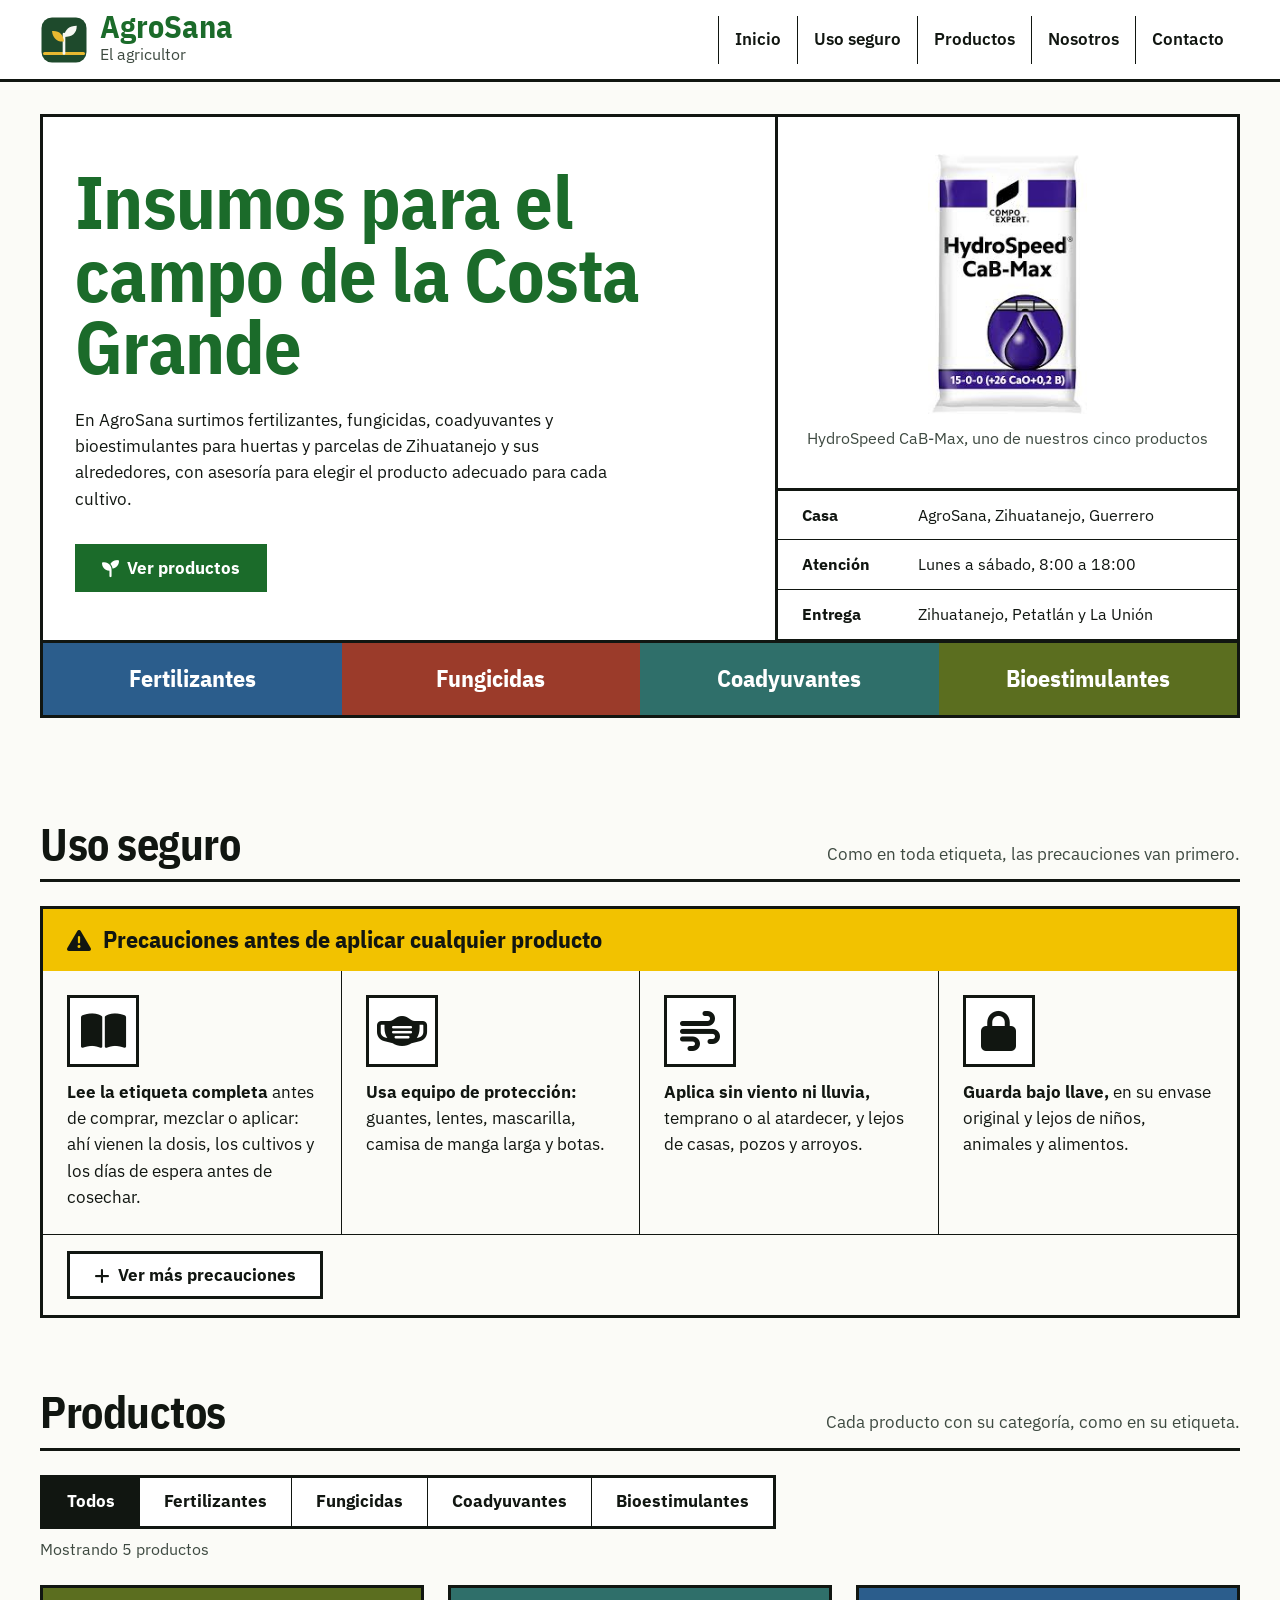
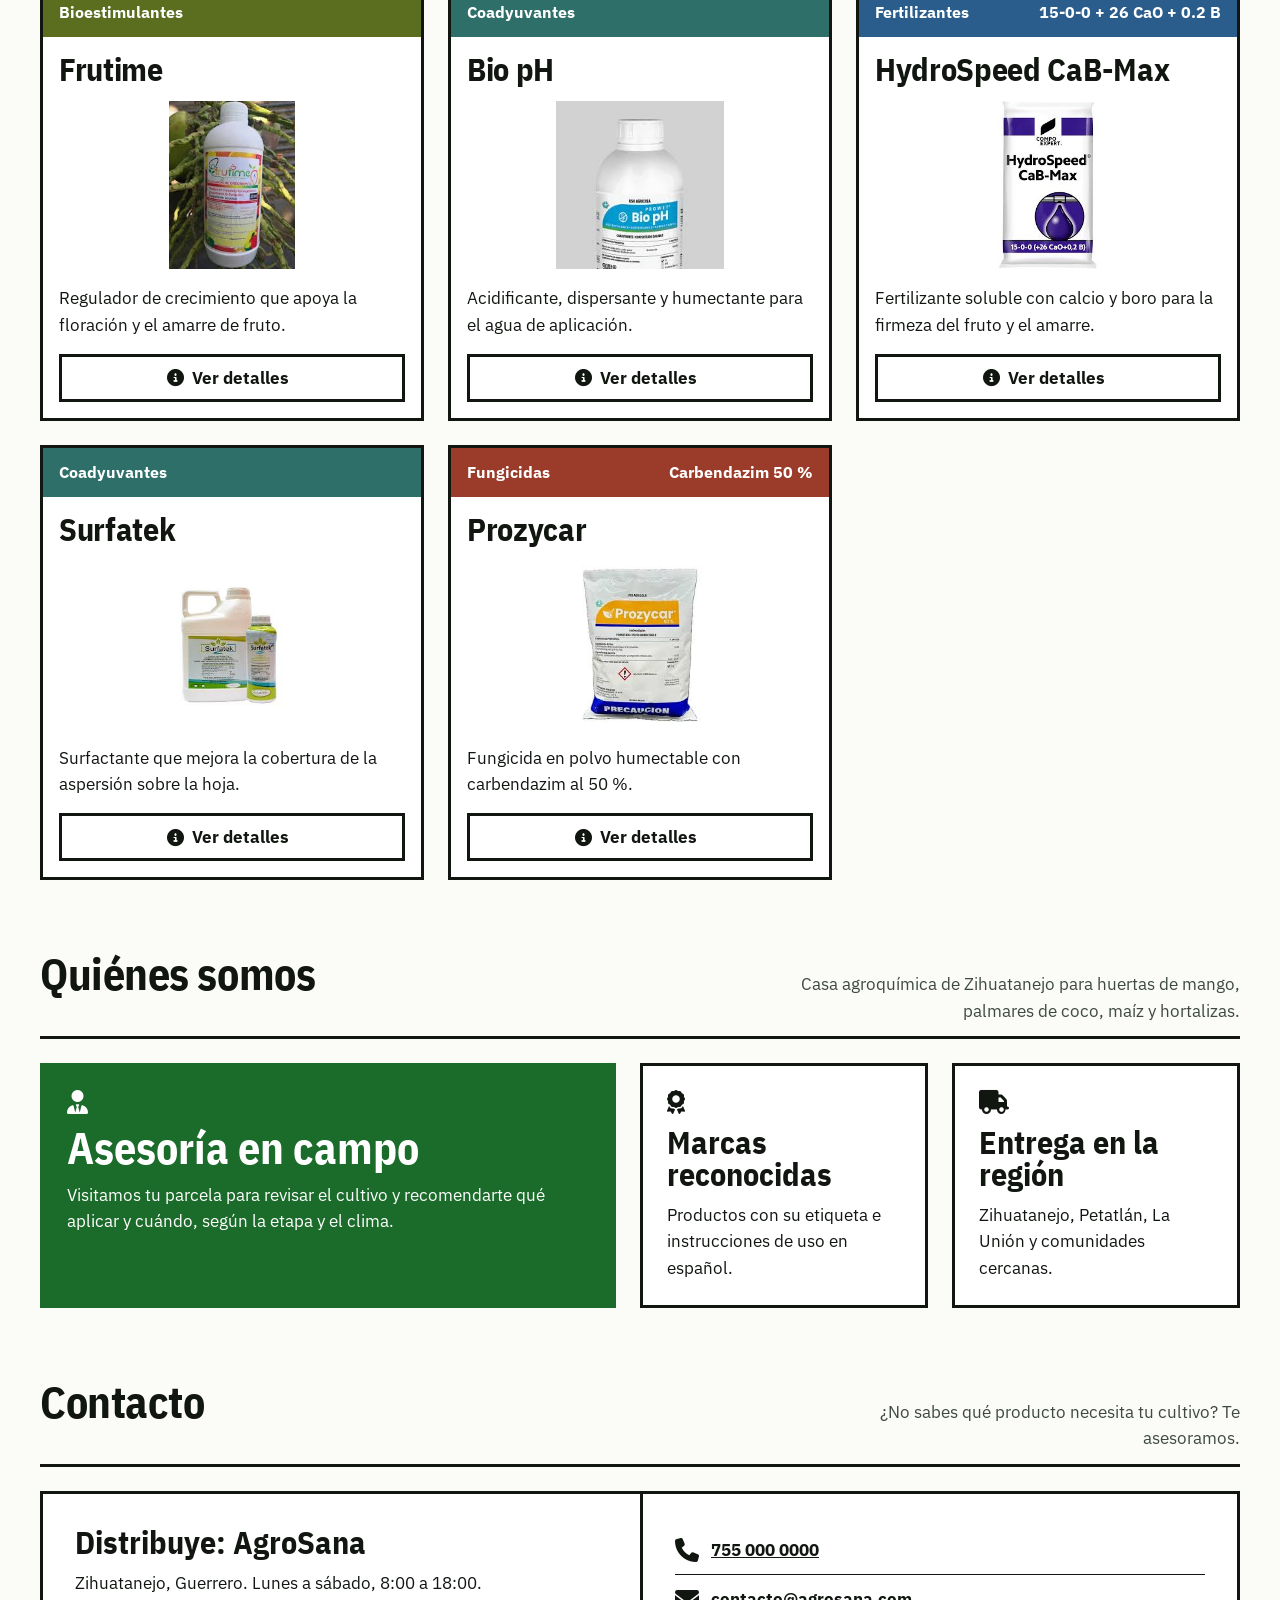
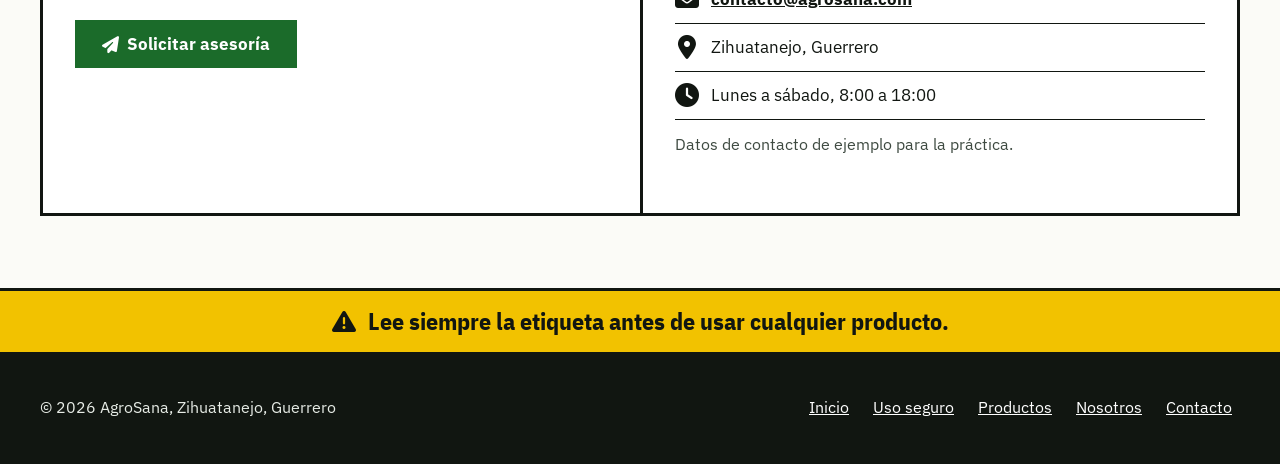
<file: index.html>
<!DOCTYPE html>
<html lang="es">
<head>
    <meta charset="UTF-8">
    <meta name="viewport" content="width=device-width, initial-scale=1.0">
    <title>AgroSana · Insumos para el campo de la Costa Grande</title>
    <meta name="description" content="AgroSana, Zihuatanejo: fertilizantes, fungicidas, coadyuvantes y bioestimulantes con asesoría para el campo de la Costa Grande de Guerrero.">
    <meta name="theme-color" content="#1B6B2A">
    <link rel="icon" href="img/logo.svg" type="image/svg+xml">
    <link rel="manifest" href="manifest.json">
    <link rel="stylesheet" href="https://cdnjs.cloudflare.com/ajax/libs/font-awesome/6.7.2/css/all.min.css" integrity="sha512-Evv84Mr4kqVGRNSgIGL/F/aIDqQb7xQ2vcrdIwxfjThSH8CSR7PBEakCr51Ck+w+/U6swU2Im1vVX0SVk9ABhg==" crossorigin="anonymous" referrerpolicy="no-referrer">
    <link rel="preload" href="fonts/ibm-plex-sans-latin-400-normal.woff2" as="font" type="font/woff2" crossorigin>
    <link rel="preload" href="fonts/ibm-plex-sans-condensed-latin-700-normal.woff2" as="font" type="font/woff2" crossorigin>
    <link rel="stylesheet" href="css/estilos.css">
    <script src="js/app.js" defer></script>
</head>
<body>

    <a class="saltar" href="#principal">Saltar al contenido</a>

    <!-- ENCABEZADO -->
    <header class="encabezado">
        <a class="marca" href="#inicio">
            <img src="img/logo.svg" alt="AgroSana" width="48" height="48">
            <span class="marca-texto">
                <span class="marca-nombre">AgroSana</span>
                <span class="marca-lema">El agricultor</span>
            </span>
        </a>

        <button class="boton-menu" type="button" aria-label="Menú" aria-controls="menu" aria-expanded="false">
            <i class="fa-solid fa-bars" aria-hidden="true"></i>
        </button>

        <nav class="navegacion" aria-label="Principal">
            <ul id="menu" class="menu">
                <li><a href="#inicio">Inicio</a></li>
                <li><a href="#uso-seguro">Uso seguro</a></li>
                <li><a href="#productos">Productos</a></li>
                <li><a href="#nosotros">Nosotros</a></li>
                <li><a href="#contacto">Contacto</a></li>
                <li class="menu-item-instalar" hidden>
                    <button id="boton-instalar" class="boton boton-principal boton-instalar" type="button">
                        <i class="fa-solid fa-download" aria-hidden="true"></i>Instalar app
                    </button>
                </li>
            </ul>
        </nav>
    </header>

    <main id="principal">

        <!-- INICIO: panel de etiqueta (system.md → Panel de etiqueta) -->
        <section id="inicio" class="marco">
            <div class="etiqueta">
                <div class="etiqueta-texto">
                    <h1>Insumos para el campo de la Costa Grande</h1>
                    <p>En AgroSana surtimos fertilizantes, fungicidas, coadyuvantes y bioestimulantes para huertas y parcelas de Zihuatanejo y sus alrededores, con asesoría para elegir el producto adecuado para cada cultivo.</p>
                    <a class="boton boton-principal" href="#productos">
                        <i class="fa-solid fa-seedling" aria-hidden="true"></i>Ver productos
                    </a>
                </div>
                <div class="etiqueta-datos">
                    <figure>
                        <img src="img/hydrospeed-cab-max.jpg" alt="Saco de HydroSpeed CaB-Max, fertilizante soluble con calcio y boro" width="176" height="287">
                        <figcaption>HydroSpeed CaB-Max, uno de nuestros cinco productos</figcaption>
                    </figure>
                    <dl>
                        <dt>Casa</dt><dd>AgroSana, Zihuatanejo, Guerrero</dd>
                        <dt>Atención</dt><dd>Lunes a sábado, 8:00 a 18:00</dd>
                        <dt>Entrega</dt><dd>Zihuatanejo, Petatlán y La Unión</dd>
                    </dl>
                </div>
            </div>
            <nav class="franja" aria-label="Productos por categoría">
                <a href="#productos" data-categoria="fertilizantes">Fertilizantes</a>
                <a href="#productos" data-categoria="fungicidas">Fungicidas</a>
                <a href="#productos" data-categoria="coadyuvantes">Coadyuvantes</a>
                <a href="#productos" data-categoria="bioestimulantes">Bioestimulantes</a>
            </nav>
        </section>

        <!-- USO SEGURO: bloque de precauciones -->
        <section id="uso-seguro" class="seccion">
            <div class="cabeza">
                <h2>Uso seguro</h2>
                <p>Como en toda etiqueta, las precauciones van primero.</p>
            </div>
            <div class="precaucion">
                <p class="precaucion-barra"><i class="fa-solid fa-triangle-exclamation" aria-hidden="true"></i>Precauciones antes de aplicar cualquier producto</p>
                <ul class="pictos">
                    <li><span class="picto"><i class="fa-solid fa-book-open" aria-hidden="true"></i></span><p><strong>Lee la etiqueta completa</strong> antes de comprar, mezclar o aplicar: ahí vienen la dosis, los cultivos y los días de espera antes de cosechar.</p></li>
                    <li><span class="picto"><i class="fa-solid fa-mask-face" aria-hidden="true"></i></span><p><strong>Usa equipo de protección:</strong> guantes, lentes, mascarilla, camisa de manga larga y botas.</p></li>
                    <li><span class="picto"><i class="fa-solid fa-wind" aria-hidden="true"></i></span><p><strong>Aplica sin viento ni lluvia,</strong> temprano o al atardecer, y lejos de casas, pozos y arroyos.</p></li>
                    <li><span class="picto"><i class="fa-solid fa-lock" aria-hidden="true"></i></span><p><strong>Guarda bajo llave,</strong> en su envase original y lejos de niños, animales y alimentos.</p></li>
                </ul>
                <ul id="mas-recomendaciones" class="pictos" hidden>
                    <li><span class="picto"><i class="fa-solid fa-recycle" aria-hidden="true"></i></span><p><strong>Haz el triple lavado</strong> de los envases vacíos, perfóralos y llévalos a un centro de acopio.</p></li>
                    <li><span class="picto"><i class="fa-solid fa-soap" aria-hidden="true"></i></span><p><strong>Lávate al terminar</strong> y lava la ropa de trabajo aparte. No comas, bebas ni fumes mientras aplicas.</p></li>
                    <li><span class="picto"><i class="fa-solid fa-kit-medical" aria-hidden="true"></i></span><p><strong>Si alguien se intoxica,</strong> busca atención médica de inmediato y lleva la etiqueta del producto.</p></li>
                </ul>
                <div class="precaucion-pie">
                    <button id="ver-mas" class="boton boton-secundario" type="button" aria-expanded="false" aria-controls="mas-recomendaciones">
                        <i class="fa-solid fa-plus" aria-hidden="true"></i><span class="ver-mas-texto">Ver más precauciones</span>
                    </button>
                </div>
            </div>
        </section>

        <!-- PRODUCTOS: filtro y fichas -->
        <section id="productos" class="seccion">
            <div class="cabeza">
                <h2>Productos</h2>
                <p>Cada producto con su categoría, como en su etiqueta.</p>
            </div>

            <div class="filtros" role="group" aria-label="Filtrar por categoría">
                <button class="filtro" type="button" data-categoria="todos" aria-pressed="true">Todos</button>
                <button class="filtro" type="button" data-categoria="fertilizantes" aria-pressed="false">Fertilizantes</button>
                <button class="filtro" type="button" data-categoria="fungicidas" aria-pressed="false">Fungicidas</button>
                <button class="filtro" type="button" data-categoria="coadyuvantes" aria-pressed="false">Coadyuvantes</button>
                <button class="filtro" type="button" data-categoria="bioestimulantes" aria-pressed="false">Bioestimulantes</button>
            </div>
            <p id="resultado-filtro" class="resultado-filtro" aria-live="polite">Mostrando 5 productos</p>

            <div class="rejilla rejilla-productos">
                    <article class="producto" data-categoria="bioestimulantes" data-uso="Bioestimulante que ayuda a la planta a florecer y a amarrar fruto en huertas y hortalizas. La etiqueta indica en qué cultivos se puede usar.">
                        <div class="producto-cabecera">
                            <span class="categoria">Bioestimulantes</span>
                        </div>
                        <h3>Frutime</h3>
                        <img src="img/frutime.jpg" alt="Envase de Frutime" width="194" height="259">
                        <p class="descripcion">Regulador de crecimiento que apoya la floración y el amarre de fruto.</p>
                        <button class="boton boton-secundario ver-detalles" type="button">
                            <i class="fa-solid fa-circle-info" aria-hidden="true"></i>Ver detalles<span class="visualmente-oculto"> de Frutime</span>
                        </button>
                    </article>

                    <article class="producto" data-categoria="coadyuvantes" data-uso="Coadyuvante que baja el pH del agua de la mezcla y ayuda a que el producto se disperse y moje mejor la hoja.">
                        <div class="producto-cabecera">
                            <span class="categoria">Coadyuvantes</span>
                        </div>
                        <h3>Bio pH</h3>
                        <img src="img/bio-ph.jpg" alt="Envase de Bio pH" width="225" height="225">
                        <p class="descripcion">Acidificante, dispersante y humectante para el agua de aplicación.</p>
                        <button class="boton boton-secundario ver-detalles" type="button">
                            <i class="fa-solid fa-circle-info" aria-hidden="true"></i>Ver detalles<span class="visualmente-oculto"> de Bio pH</span>
                        </button>
                    </article>

                    <article class="producto" data-categoria="fertilizantes" data-uso="Fertilizante hidrosoluble que aporta nitrógeno, calcio y boro para fortalecer tejidos, flores y frutos. Se aplica disuelto en el riego o en aspersión.">
                        <div class="producto-cabecera">
                            <span class="categoria">Fertilizantes</span>
                            <span class="composicion">15-0-0 + 26 CaO + 0.2 B</span>
                        </div>
                        <h3>HydroSpeed CaB-Max</h3>
                        <img src="img/hydrospeed-cab-max.jpg" alt="Saco de HydroSpeed CaB-Max" width="176" height="287">
                        <p class="descripcion">Fertilizante soluble con calcio y boro para la firmeza del fruto y el amarre.</p>
                        <button class="boton boton-secundario ver-detalles" type="button">
                            <i class="fa-solid fa-circle-info" aria-hidden="true"></i>Ver detalles<span class="visualmente-oculto"> de HydroSpeed CaB-Max</span>
                        </button>
                    </article>

                    <article class="producto" data-categoria="coadyuvantes" data-uso="Coadyuvante que reduce la tensión superficial del agua para que la aspersión cubra y se adhiera mejor a la hoja.">
                        <div class="producto-cabecera">
                            <span class="categoria">Coadyuvantes</span>
                        </div>
                        <h3>Surfatek</h3>
                        <img src="img/surfatek.jpg" alt="Garrafa y botella de Surfatek" width="194" height="260">
                        <p class="descripcion">Surfactante que mejora la cobertura de la aspersión sobre la hoja.</p>
                        <button class="boton boton-secundario ver-detalles" type="button">
                            <i class="fa-solid fa-circle-info" aria-hidden="true"></i>Ver detalles<span class="visualmente-oculto"> de Surfatek</span>
                        </button>
                    </article>

                    <article class="producto" data-categoria="fungicidas" data-uso="Fungicida sistémico a base de carbendazim al 50 % para enfermedades causadas por hongos. Su etiqueta es de precaución: aplícalo siempre con equipo de protección.">
                        <div class="producto-cabecera">
                            <span class="categoria">Fungicidas</span>
                            <span class="composicion">Carbendazim 50 %</span>
                        </div>
                        <h3>Prozycar</h3>
                        <img src="img/prozycar.jpg" alt="Bolsa de Prozycar" width="194" height="259">
                        <p class="descripcion">Fungicida en polvo humectable con carbendazim al 50 %.</p>
                        <button class="boton boton-secundario ver-detalles" type="button">
                            <i class="fa-solid fa-circle-info" aria-hidden="true"></i>Ver detalles<span class="visualmente-oculto"> de Prozycar</span>
                        </button>
                    </article>
                </div>
        </section>

        <!-- NOSOTROS: tarjetas desiguales (CA7) -->
        <section id="nosotros" class="seccion">
            <div class="cabeza">
                <h2>Quiénes somos</h2>
                <p>Casa agroquímica de Zihuatanejo para huertas de mango, palmares de coco, maíz y hortalizas.</p>
            </div>
            <div class="rejilla rejilla-nosotros">
                <article class="tarjeta tarjeta-destacada">
                    <i class="fa-solid fa-user-tie tarjeta-icono" aria-hidden="true"></i>
                    <h3>Asesoría en campo</h3>
                    <p>Visitamos tu parcela para revisar el cultivo y recomendarte qué aplicar y cuándo, según la etapa y el clima.</p>
                </article>
                <article class="tarjeta">
                    <i class="fa-solid fa-award tarjeta-icono" aria-hidden="true"></i>
                    <h3>Marcas reconocidas</h3>
                    <p>Productos con su etiqueta e instrucciones de uso en español.</p>
                </article>
                <article class="tarjeta">
                    <i class="fa-solid fa-truck tarjeta-icono" aria-hidden="true"></i>
                    <h3>Entrega en la región</h3>
                    <p>Zihuatanejo, Petatlán, La Unión y comunidades cercanas.</p>
                </article>
            </div>
        </section>

        <!-- CONTACTO -->
        <section id="contacto" class="seccion">
            <div class="cabeza">
                <h2>Contacto</h2>
                <p>¿No sabes qué producto necesita tu cultivo? Te asesoramos.</p>
            </div>
            <div class="distribuye">
                <div>
                    <h3>Distribuye: AgroSana</h3>
                    <p>Zihuatanejo, Guerrero. Lunes a sábado, 8:00 a 18:00.</p>
                    <a class="boton boton-principal" href="mailto:contacto@agrosana.com?subject=Solicitud%20de%20asesor%C3%ADa">
                        <i class="fa-solid fa-paper-plane" aria-hidden="true"></i>Solicitar asesoría
                    </a>
                </div>
                <div>
                    <ul class="datos-contacto">
                        <li><i class="fa-solid fa-phone" aria-hidden="true"></i><a href="tel:+527550000000">755 000 0000</a></li>
                        <li><i class="fa-solid fa-envelope" aria-hidden="true"></i><a href="mailto:contacto@agrosana.com">contacto@agrosana.com</a></li>
                        <li><i class="fa-solid fa-location-dot" aria-hidden="true"></i><span>Zihuatanejo, Guerrero</span></li>
                        <li><i class="fa-solid fa-clock" aria-hidden="true"></i><span>Lunes a sábado, 8:00 a 18:00</span></li>
                    </ul>
                    <p class="nota">Datos de contacto de ejemplo para la práctica.</p>
                </div>
            </div>
        </section>

    </main>

    <!-- PIE: la advertencia abre el pie (CA13) -->
    <footer class="pie">
        <p class="advertencia"><i class="fa-solid fa-triangle-exclamation" aria-hidden="true"></i>Lee siempre la etiqueta antes de usar cualquier producto.</p>
        <div class="pie-contenido">
            <p class="pie-marca">© 2026 AgroSana, Zihuatanejo, Guerrero</p>
            <nav aria-label="Secciones">
                <ul class="pie-enlaces">
                    <li><a href="#inicio">Inicio</a></li>
                    <li><a href="#uso-seguro">Uso seguro</a></li>
                    <li><a href="#productos">Productos</a></li>
                    <li><a href="#nosotros">Nosotros</a></li>
                    <li><a href="#contacto">Contacto</a></li>
                </ul>
            </nav>
        </div>
    </footer>

    <!-- VENTANA MODAL DE DETALLES -->
    <dialog id="modal-producto" class="modal" aria-labelledby="modal-titulo">
        <div class="modal-cabecera">
            <span class="categoria">Bioestimulantes</span>
            <button class="cerrar-modal" type="button" aria-label="Cerrar">
                <i class="fa-solid fa-xmark" aria-hidden="true"></i>
            </button>
        </div>
        <div class="modal-contenido">
            <img class="modal-imagen" src="img/frutime.jpg" alt="Envase de Frutime" width="194" height="259">
            <div class="modal-texto">
                <h3 id="modal-titulo">Frutime</h3>
                <p class="modal-descripcion">Bioestimulante que ayuda a la planta a florecer y a amarrar fruto en huertas y hortalizas.</p>
                <p class="modal-aviso">Lee y sigue siempre la etiqueta del producto y consulta a un asesor antes de aplicarlo.</p>
            </div>
        </div>
    </dialog>

</body>
</html>
</file>
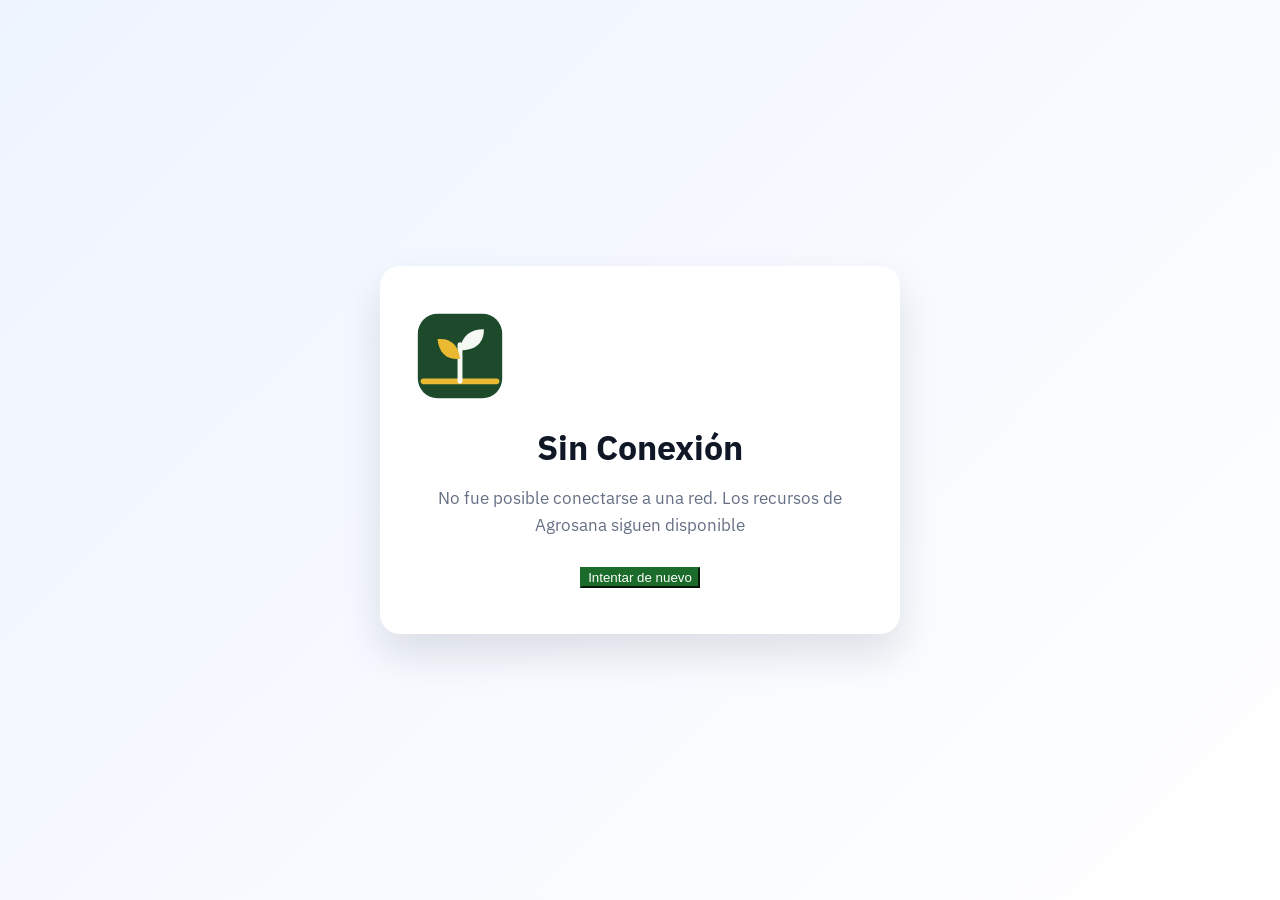
<file: offline.html>
<!DOCTYPE html>
<html lang="en">
<head>
    <meta charset="UTF-8">
    <meta name="viewport" content="width=device-width, initial-scale=1.0">
    <title>Sin Conexión | Agrosana</title>
    <link rel="stylesheet" href="./css/estilos.css">
</head>
<body>
    <main class="pagina-offline">
        <div class="offline-contenido">
            <img src="./img/logo.svg" alt="logo-agrosana" class="offline-logo">
            <h1>Sin Conexión</h1>
            <p>No fue posible conectarse a una red. Los recursos de Agrosana siguen disponible</p>
            <button type="button" class="boton-principal" onclick="window.location.reload">Intentar de nuevo</button>
        </div>
    </main>
</body>
</html>
</file>
<file: css/estilos.css>
/* =========================================================
   AgroSana · Actividad 2 · Estilos
   Sistema de diseño: docs/design/system.md 1.1.0 (opción A · La etiqueta + IBM Plex).
   Regla (constitución P12): fuera de :root solo se usan tokens con var(…);
   un valor nuevo se añade primero al sistema.
   ========================================================= */

/* ---------- Fuentes autoalojadas (ADR 0007) ---------- */
@font-face {
    font-family: "IBM Plex Sans";
    font-style: normal;
    font-weight: 400;
    font-display: swap;
    src: url(../fonts/ibm-plex-sans-latin-400-normal.woff2) format("woff2");
}
@font-face {
    font-family: "IBM Plex Sans";
    font-style: normal;
    font-weight: 600;
    font-display: swap;
    src: url(../fonts/ibm-plex-sans-latin-600-normal.woff2) format("woff2");
}
@font-face {
    font-family: "IBM Plex Sans";
    font-style: normal;
    font-weight: 700;
    font-display: swap;
    src: url(../fonts/ibm-plex-sans-latin-700-normal.woff2) format("woff2");
}
@font-face {
    font-family: "IBM Plex Sans Condensed";
    font-style: normal;
    font-weight: 700;
    font-display: swap;
    src: url(../fonts/ibm-plex-sans-condensed-latin-700-normal.woff2) format("woff2");
}

/* ---------- Tokens (copia exacta de system.md; U7) ---------- */
:root {
    --color-bg: #FBFBF7;
    --color-surface: #FFFFFF;
    --color-text: #111611;
    --color-text-muted: #3E4A41;
    --color-primary: #1B6B2A;
    --color-on-primary: #FFFFFF;
    --color-border: #111611;
    --color-focus: #111611;
    --color-danger: #A3261A;
    --color-success: #1B6B2A;
    --color-warning: #6E5600;
    --color-warning-bg: #F2C200;
    --color-accent: #F2C200;
    --color-cat-fertilizantes: #2B5D8C;
    --color-cat-fungicidas: #9B3B2A;
    --color-cat-coadyuvantes: #2F6F6A;
    --color-cat-bioestimulantes: #5B6E1F;
    --color-on-dark: #FFFFFF;
    --color-text-on-dark: #E7ECE6;
    --color-backdrop: rgba(17, 22, 17, 0.72);
    --color-focus-on-dark: #FFFFFF;

    --font-display: "IBM Plex Sans Condensed", "IBM Plex Sans", sans-serif;
    --font-sans: "IBM Plex Sans", sans-serif;
    --font-mono: ui-monospace, "Cascadia Mono", Menlo, monospace;
    --text-h1: 74px;
    --text-h1-m: 46px;
    --text-h2: 44px;
    --text-h2-m: 32px;
    --text-h3: 32px;
    --text-brand: 32px;
    --text-label: 24px;
    --text-label-m: 20px;
    --text-body: 17px;
    --text-small: 16px;
    --weight-display: 700;
    --weight-label: 700;
    --weight-strong: 700;
    --weight-medium: 600;
    --weight-regular: 400;
    --stretch-display: 100%;
    --tracking-display: -.01em;
    --tracking-brand: 0;
    --leading-display: .98;
    --leading-body: 1.55;
    --leading-tight: 1;
    --leading-brand: .9;

    --space-1: 4px;
    --space-2: 8px;
    --space-3: 12px;
    --space-4: 16px;
    --space-5: 24px;
    --space-6: 32px;
    --space-7: 48px;
    --space-8: 72px;
    --space-gutter: 40px;
    --space-gutter-m: 16px;
    --radius-sm: 0px;
    --radius-md: 0px;
    --radius-lg: 0px;
    --border-width: 3px;
    --border-hair: 1px;
    --shadow-1: none;
    --touch-min: 48px;
    --focus-width: 3px;
    --focus-offset: 3px;
    --focus-offset-inset: -6px;
    --hover-brightness: 0.94;

    --size-icon: 24px;
    --size-icon-lg: 40px;
    --size-picto: 72px;
    --size-franja: 72px;
    --size-aviso: 64px;
    --size-logo: 48px;
    --size-menu-row: 52px;
    --size-foto: 200px;
    --size-foto-hero: 260px;
    --measure-text: 54ch;
    --measure-note: 46ch;
    --size-foto-modal: 120px;
    --size-foto-modal-alto: 140px;
    --size-modal: 720px;

    --duration-fast: 150ms;
    --duration-base: 600ms;
    --ease-out: cubic-bezier(0.2, 0, 0, 1);
}

@media (max-width: 767px) {
    :root {
        --space-gutter: var(--space-gutter-m);
        --text-h1: var(--text-h1-m);
        --text-h2: var(--text-h2-m);
    }
}

@media (prefers-reduced-motion: reduce) {
    :root {
        --duration-fast: 0s;
        --duration-base: 0s;
    }
}

/* ---------- Base ---------- */
*,
*::before,
*::after { box-sizing: border-box; }

html {
    /* Las anclas no quedan debajo del encabezado fijo (system.md → Handoff). */
    scroll-padding-top: calc(var(--size-logo) + var(--space-6));
}

body {
    margin: 0;
    background: var(--color-bg);
    color: var(--color-text);
    font-family: var(--font-sans);
    font-size: var(--text-body);
    font-weight: var(--weight-regular);
    line-height: var(--leading-body);
}

h1, h2, h3, h4, p, ul, dl, dd, figure { margin: 0; padding: 0; }
ul { list-style: none; }
img { display: block; max-width: 100%; }
[hidden] { display: none !important; }

a { color: var(--color-text); }
a:hover { color: var(--color-primary); }

:focus-visible {
    outline: var(--focus-width) solid var(--color-focus);
    outline-offset: var(--focus-offset);
}
/* Foco sobre fondos oscuros (pie, franja, segmento activo, cabecera de la ventana) e interior
   donde el vecino o el marco taparían un anillo exterior (system.md 1.2.0; review R1–R3). */
.pie :focus-visible,
.modal-cabecera :focus-visible,
.franja a:focus-visible,
.filtro[aria-pressed="true"]:focus-visible { outline-color: var(--color-focus-on-dark); }
.franja a:focus-visible,
.filtro:focus-visible { outline-offset: var(--focus-offset-inset); }

.saltar {
    position: absolute;
    left: var(--space-4);
    top: var(--space-4);
    z-index: 20;
    padding: var(--space-3) var(--space-4);
    background: var(--color-surface);
    border: var(--border-width) solid var(--color-border);
    font-weight: var(--weight-strong);
    transform: translateY(-200%);
}
.saltar:focus { transform: none; }

.visualmente-oculto {
    position: absolute;
    width: var(--border-hair);
    height: var(--border-hair);
    overflow: hidden;
    clip-path: inset(50%);
    white-space: nowrap;
}

/* ---------- Botón ---------- */
.boton {
    display: inline-flex;
    align-items: center;
    justify-content: center;
    gap: var(--space-2);
    min-height: var(--touch-min);
    min-width: var(--touch-min);
    padding: 0 var(--space-5);
    border: var(--border-width) solid var(--color-border);
    border-radius: var(--radius-md);
    background: var(--color-surface);
    color: var(--color-text);
    font: inherit;
    font-weight: var(--weight-strong);
    text-decoration: none;
    cursor: pointer;
    transition: filter var(--duration-fast) var(--ease-out);
}
.boton:hover { filter: brightness(var(--hover-brightness)); color: var(--color-text); }
.boton-principal,
.boton-principal:hover {
    background: var(--color-primary);
    border-color: var(--color-primary);
    color: var(--color-on-primary);
}

/* ---------- Encabezado y navegación ---------- */
.encabezado {
    position: sticky;
    top: 0;
    z-index: 10;
    display: flex;
    flex-wrap: wrap;
    align-items: center;
    gap: var(--space-5);
    padding: var(--space-3) var(--space-gutter);
    background: var(--color-surface);
    border-bottom: var(--border-width) solid var(--color-border);
}

.marca {
    display: flex;
    align-items: center;
    gap: var(--space-3);
    margin-right: auto;
    color: var(--color-text);
    text-decoration: none;
}
.marca img { width: var(--size-logo); height: var(--size-logo); }
.marca-nombre {
    display: block;
    color: var(--color-primary);
    font-family: var(--font-display);
    font-size: var(--text-brand);
    font-weight: var(--weight-display);
    line-height: var(--leading-brand);
    letter-spacing: var(--tracking-brand);
}
.marca-lema { color: var(--color-text-muted); font-size: var(--text-small); }

.menu { display: flex; }
.menu a {
    display: inline-flex;
    align-items: center;
    min-height: var(--touch-min);
    padding: 0 var(--space-4);
    border-left: var(--border-hair) solid var(--color-border);
    font-weight: var(--weight-medium);
    text-decoration: none;
}

.boton-menu {
    display: none;
    align-items: center;
    justify-content: center;
    width: var(--touch-min);
    height: var(--touch-min);
    padding: 0;
    border: var(--border-width) solid var(--color-border);
    background: var(--color-surface);
    color: var(--color-text);
    font-size: var(--size-icon);
    cursor: pointer;
}

/* ---------- Panel de etiqueta (#inicio) ---------- */
.marco {
    margin: var(--space-6) var(--space-gutter);
    border: var(--border-width) solid var(--color-border);
    background: var(--color-surface);
}
.etiqueta { display: grid; grid-template-columns: minmax(0, 1.6fr) minmax(0, 1fr); }
.etiqueta-texto {
    padding: var(--space-7) var(--space-6);
    border-right: var(--border-width) solid var(--color-border);
}
.etiqueta-texto h1 {
    margin-bottom: var(--space-5);
    color: var(--color-primary);
    font-family: var(--font-display);
    font-size: var(--text-h1);
    font-weight: var(--weight-display);
    line-height: var(--leading-display);
    letter-spacing: var(--tracking-display);
}
.etiqueta-texto p { max-width: var(--measure-text); margin-bottom: var(--space-6); }
.etiqueta-datos { display: flex; flex-direction: column; }
.etiqueta-datos figure {
    flex: 1;
    display: flex;
    flex-direction: column;
    align-items: center;
    justify-content: center;
    gap: var(--space-3);
    padding: var(--space-5);
    border-bottom: var(--border-width) solid var(--color-border);
}
.etiqueta-datos figure img { height: var(--size-foto-hero); width: auto; }
.etiqueta-datos figcaption { color: var(--color-text-muted); font-size: var(--text-small); text-align: center; }
.etiqueta-datos dl { display: grid; grid-template-columns: auto minmax(0, 1fr); font-size: var(--text-small); }
.etiqueta-datos dt,
.etiqueta-datos dd { padding: var(--space-3) var(--space-5); border-bottom: var(--border-hair) solid var(--color-border); }
.etiqueta-datos dt { font-weight: var(--weight-strong); }

/* Franja de categorías y su momento firma: se imprime de izquierda a derecha al cargar. */
.franja {
    display: grid;
    grid-template-columns: repeat(4, minmax(0, 1fr));
    border-top: var(--border-width) solid var(--color-border);
    animation: imprimir-franja var(--duration-base) var(--ease-out) 1 both;
}
.franja a {
    display: flex;
    align-items: center;
    justify-content: center;
    min-height: var(--size-franja);
    padding: 0 var(--space-3);
    background: var(--cat);
    color: var(--color-on-primary);
    font-family: var(--font-display);
    font-size: var(--text-label);
    font-weight: var(--weight-label);
    text-align: center;
    text-decoration: none;
    transition: filter var(--duration-fast) var(--ease-out);
}
.franja a:hover { filter: brightness(var(--hover-brightness)); color: var(--color-on-primary); }
@keyframes imprimir-franja {
    from { clip-path: inset(0 100% 0 0); }
    50% { clip-path: inset(0 50% 0 0); }
    to { clip-path: inset(0 0 0 0); }
}
@media (prefers-reduced-motion: reduce) {
    .franja { animation: none; }
}

[data-categoria="fertilizantes"] { --cat: var(--color-cat-fertilizantes); }
[data-categoria="fungicidas"] { --cat: var(--color-cat-fungicidas); }
[data-categoria="coadyuvantes"] { --cat: var(--color-cat-coadyuvantes); }
[data-categoria="bioestimulantes"] { --cat: var(--color-cat-bioestimulantes); }

/* ---------- Secciones ---------- */
.seccion { padding: var(--space-8) var(--space-gutter) 0; }
.cabeza {
    display: flex;
    align-items: baseline;
    justify-content: space-between;
    gap: var(--space-4);
    margin-bottom: var(--space-5);
    padding-bottom: var(--space-3);
    border-bottom: var(--border-width) solid var(--color-border);
}
.cabeza h2 {
    font-family: var(--font-display);
    font-size: var(--text-h2);
    font-weight: var(--weight-display);
    line-height: var(--leading-tight);
    letter-spacing: var(--tracking-display);
}
.cabeza p { max-width: var(--measure-note); color: var(--color-text-muted); text-align: right; }

/* ---------- Bloque de precauciones (#uso-seguro) ---------- */
.precaucion { border: var(--border-width) solid var(--color-border); }
.precaucion-barra {
    display: flex;
    align-items: center;
    gap: var(--space-3);
    padding: var(--space-3) var(--space-5);
    background: var(--color-accent);
    color: var(--color-text);
    font-family: var(--font-display);
    font-size: var(--text-label);
    font-weight: var(--weight-display);
}
.precaucion-barra i { font-size: var(--size-icon); }
.pictos { display: grid; grid-template-columns: repeat(4, minmax(0, 1fr)); }
.pictos + .pictos { border-top: var(--border-hair) solid var(--color-border); }
.pictos li {
    display: flex;
    flex-direction: column;
    gap: var(--space-3);
    padding: var(--space-5);
    border-right: var(--border-hair) solid var(--color-border);
}
.pictos li:last-child { border-right: 0; }
.picto {
    display: flex;
    align-items: center;
    justify-content: center;
    width: var(--size-picto);
    height: var(--size-picto);
    border: var(--border-width) solid var(--color-border);
    background: var(--color-surface);
    font-size: var(--size-icon-lg);
}
.precaucion-pie { padding: var(--space-4) var(--space-5); border-top: var(--border-hair) solid var(--color-border); }

/* ---------- Filtro y fichas (#productos) ---------- */
.filtros {
    display: flex;
    flex-wrap: wrap;
    width: fit-content;
    margin-bottom: var(--space-2);
    border: var(--border-width) solid var(--color-border);
}
.filtro {
    min-height: var(--touch-min);
    padding: 0 var(--space-5);
    border: 0;
    border-right: var(--border-hair) solid var(--color-border);
    background: var(--color-surface);
    color: var(--color-text);
    font: inherit;
    font-weight: var(--weight-strong);
    cursor: pointer;
}
.filtro:last-child { border-right: 0; }
.filtro[aria-pressed="true"] { background: var(--color-text); color: var(--color-on-primary); }
.resultado-filtro { margin-bottom: var(--space-5); color: var(--color-text-muted); font-size: var(--text-small); }

.rejilla { display: grid; gap: var(--space-5); }
.rejilla-productos { grid-template-columns: repeat(3, minmax(0, 1fr)); }

.producto {
    display: flex;
    flex-direction: column;
    border: var(--border-width) solid var(--color-border);
    background: var(--color-surface);
}
.producto-cabecera {
    display: flex;
    align-items: center;
    justify-content: space-between;
    gap: var(--space-3);
    padding: var(--space-3) var(--space-4);
    background: var(--cat);
    color: var(--color-on-primary);
    font-size: var(--text-small);
    font-weight: var(--weight-strong);
}
.producto h3 {
    padding: var(--space-4) var(--space-4) 0;
    font-family: var(--font-display);
    font-size: var(--text-h3);
    font-weight: var(--weight-display);
    line-height: var(--leading-tight);
    letter-spacing: var(--tracking-display);
    overflow-wrap: anywhere;
}
.producto img { width: 100%; height: var(--size-foto); padding: var(--space-4); object-fit: contain; }
.producto .descripcion { flex: 1; padding: 0 var(--space-4); }
.producto .boton { margin: var(--space-4); }

/* ---------- Tarjetas de Nosotros (desiguales) ---------- */
.rejilla-nosotros { grid-template-columns: minmax(0, 2fr) minmax(0, 1fr) minmax(0, 1fr); }
.tarjeta {
    display: flex;
    flex-direction: column;
    gap: var(--space-3);
    padding: var(--space-5);
    border: var(--border-width) solid var(--color-border);
    background: var(--color-surface);
}
.tarjeta-icono { font-size: var(--size-icon); }
.tarjeta h3 {
    font-family: var(--font-display);
    font-size: var(--text-h3);
    font-weight: var(--weight-display);
    line-height: var(--leading-tight);
}
.tarjeta-destacada {
    background: var(--color-primary);
    border-color: var(--color-primary);
    color: var(--color-on-primary);
}
.tarjeta-destacada h3 { font-size: var(--text-h2); }

/* ---------- Contacto ---------- */
#contacto { padding-bottom: var(--space-8); }
.distribuye {
    display: grid;
    grid-template-columns: minmax(0, 1fr) minmax(0, 1fr);
    border: var(--border-width) solid var(--color-border);
    background: var(--color-surface);
}
.distribuye > div { padding: var(--space-6); }
.distribuye > div + div { border-left: var(--border-width) solid var(--color-border); }
.distribuye h3 {
    margin-bottom: var(--space-3);
    font-family: var(--font-display);
    font-size: var(--text-h3);
    font-weight: var(--weight-display);
    line-height: var(--leading-tight);
}
.distribuye p { margin-bottom: var(--space-5); }
.datos-contacto li {
    display: flex;
    align-items: center;
    gap: var(--space-3);
    min-height: var(--touch-min);
    border-bottom: var(--border-hair) solid var(--color-border);
}
.datos-contacto i { width: var(--size-icon); font-size: var(--size-icon); text-align: center; }
.datos-contacto a { display: inline-flex; align-items: center; min-height: var(--touch-min); font-weight: var(--weight-strong); }
.nota { margin-top: var(--space-3); color: var(--color-text-muted); font-size: var(--text-small); }

/* ---------- Pie con la advertencia (CA13) ---------- */
.pie { background: var(--color-text); color: var(--color-text-on-dark); font-size: var(--text-small); }
.advertencia {
    display: flex;
    align-items: center;
    justify-content: center;
    gap: var(--space-3);
    min-height: var(--size-aviso);
    padding: var(--space-3) var(--space-gutter);
    border-top: var(--border-width) solid var(--color-border);
    background: var(--color-accent);
    color: var(--color-text);
    font-family: var(--font-display);
    font-size: var(--text-label);
    font-weight: var(--weight-display);
    text-align: center;
}
.advertencia i { font-size: var(--size-icon); }
.pie-contenido {
    display: flex;
    flex-wrap: wrap;
    align-items: center;
    justify-content: space-between;
    gap: var(--space-4);
    padding: var(--space-6) var(--space-gutter);
}
.pie-enlaces { display: flex; flex-wrap: wrap; gap: var(--space-2); }
.pie-enlaces a {
    display: inline-flex;
    align-items: center;
    justify-content: center;
    min-height: var(--touch-min);
    min-width: var(--touch-min);
    padding: 0 var(--space-2);
    color: var(--color-on-dark);
}
.pie-enlaces a:hover { color: var(--color-on-dark); }

/* ---------- Ventana de detalles ---------- */
.modal {
    width: calc(100% - var(--space-6));
    max-width: var(--size-modal);
    max-height: calc(100% - var(--space-6));
    padding: 0;
    border: var(--border-width) solid var(--color-border);
    background: var(--color-surface);
    color: var(--color-text);
}
.modal::backdrop { background: var(--color-backdrop); }
.modal-cabecera {
    display: flex;
    align-items: center;
    justify-content: space-between;
    gap: var(--space-3);
    padding: var(--space-2) var(--space-2) var(--space-2) var(--space-4);
    background: var(--cat);
    color: var(--color-on-primary);
    font-weight: var(--weight-strong);
}
.cerrar-modal {
    display: inline-flex;
    align-items: center;
    justify-content: center;
    width: var(--touch-min);
    height: var(--touch-min);
    border: var(--border-width) solid var(--color-surface);
    background: var(--color-surface);
    color: var(--color-text);
    font-size: var(--size-icon);
    cursor: pointer;
}
.modal-contenido {
    display: grid;
    grid-template-columns: var(--size-foto-modal) minmax(0, 1fr);
    gap: var(--space-4);
    padding: var(--space-5);
}
.modal-imagen { width: var(--size-foto-modal); height: var(--size-foto-modal-alto); object-fit: contain; }
.modal-texto { display: flex; flex-direction: column; gap: var(--space-2); }
.modal-texto h3 {
    font-family: var(--font-display);
    font-size: var(--text-h3);
    font-weight: var(--weight-display);
    line-height: var(--leading-tight);
    letter-spacing: var(--tracking-display);
}
.modal-aviso { font-size: var(--text-small); font-weight: var(--weight-strong); }

/* ---------- Tableta (por debajo de 1024 px) ---------- */
@media (max-width: 1023px) {
    .js .boton-menu { display: inline-flex; }
    .navegacion { flex-basis: 100%; }
    .js .menu { display: none; }
    .menu.abierto,
    .js .menu.abierto { display: flex; }
    .menu { flex-direction: column; }
    .menu a {
        display: flex;
        min-height: var(--size-menu-row);
        border-left: 0;
        border-top: var(--border-hair) solid var(--color-border);
    }

    .etiqueta { grid-template-columns: minmax(0, 1fr); }
    .etiqueta-texto { border-right: 0; border-bottom: var(--border-width) solid var(--color-border); }
    .franja { grid-template-columns: repeat(2, minmax(0, 1fr)); }

    .pictos { grid-template-columns: repeat(2, minmax(0, 1fr)); }
    .pictos li:nth-child(2) { border-right: 0; }
    .pictos li:nth-child(-n+2) { border-bottom: var(--border-hair) solid var(--color-border); }

    .rejilla-productos { grid-template-columns: repeat(2, minmax(0, 1fr)); }
    .rejilla-nosotros { grid-template-columns: repeat(2, minmax(0, 1fr)); }
    .tarjeta-destacada { grid-column: 1 / -1; }
}

/* ---------- Teléfono grande (por debajo de 768 px) ---------- */
@media (max-width: 767px) {
    .marco { margin: var(--space-4) var(--space-gutter); }
    .etiqueta-texto { padding: var(--space-6) var(--space-4); }
    .cabeza { flex-direction: column; align-items: flex-start; }
    .cabeza p { text-align: left; }
    .distribuye { grid-template-columns: minmax(0, 1fr); }
    .distribuye > div + div { border-left: 0; border-top: var(--border-width) solid var(--color-border); }
    .advertencia { font-size: var(--text-label-m); }
}

/* ---------- Teléfono (por debajo de 600 px) ---------- */
@media (max-width: 599px) {
    .rejilla-productos,
    .rejilla-nosotros,
    .pictos { grid-template-columns: minmax(0, 1fr); }
    .pictos li { border-right: 0; border-bottom: var(--border-hair) solid var(--color-border); }
    .filtros { width: 100%; }
    .filtro { flex: 1 1 50%; border-bottom: var(--border-hair) solid var(--color-border); }
    .franja a { font-size: var(--text-label-m); }
    .modal-contenido { grid-template-columns: minmax(0, 1fr); }
}

/*seccion offline*/
.pagina-offline {
    min-height: 100vh;
    display: flex;
    align-items: center;
    justify-content: center;
    padding: 30px;
    background: linear-gradient(135deg, #eef4ff, #ffffff);
}

.offline-contenido {
    width: 100%;
    max-width: 520px;
    padding: 45px 35px;
    background-color: #ffffff;
    border-radius: 20px;
    text-align: center;
    box-shadow: 0 20px 40px rgba(16, 24, 40, 0.12);
}

.offline-logo {
    width: 90px;
    height: 90px;
    margin-bottom: 20px;
}

.offline-contenido h1 {
    color: #101828;
    margin-bottom: 12px;
}

.offline-contenido p {
    color: #667085;
    margin-bottom: 25px;
}
</file>
